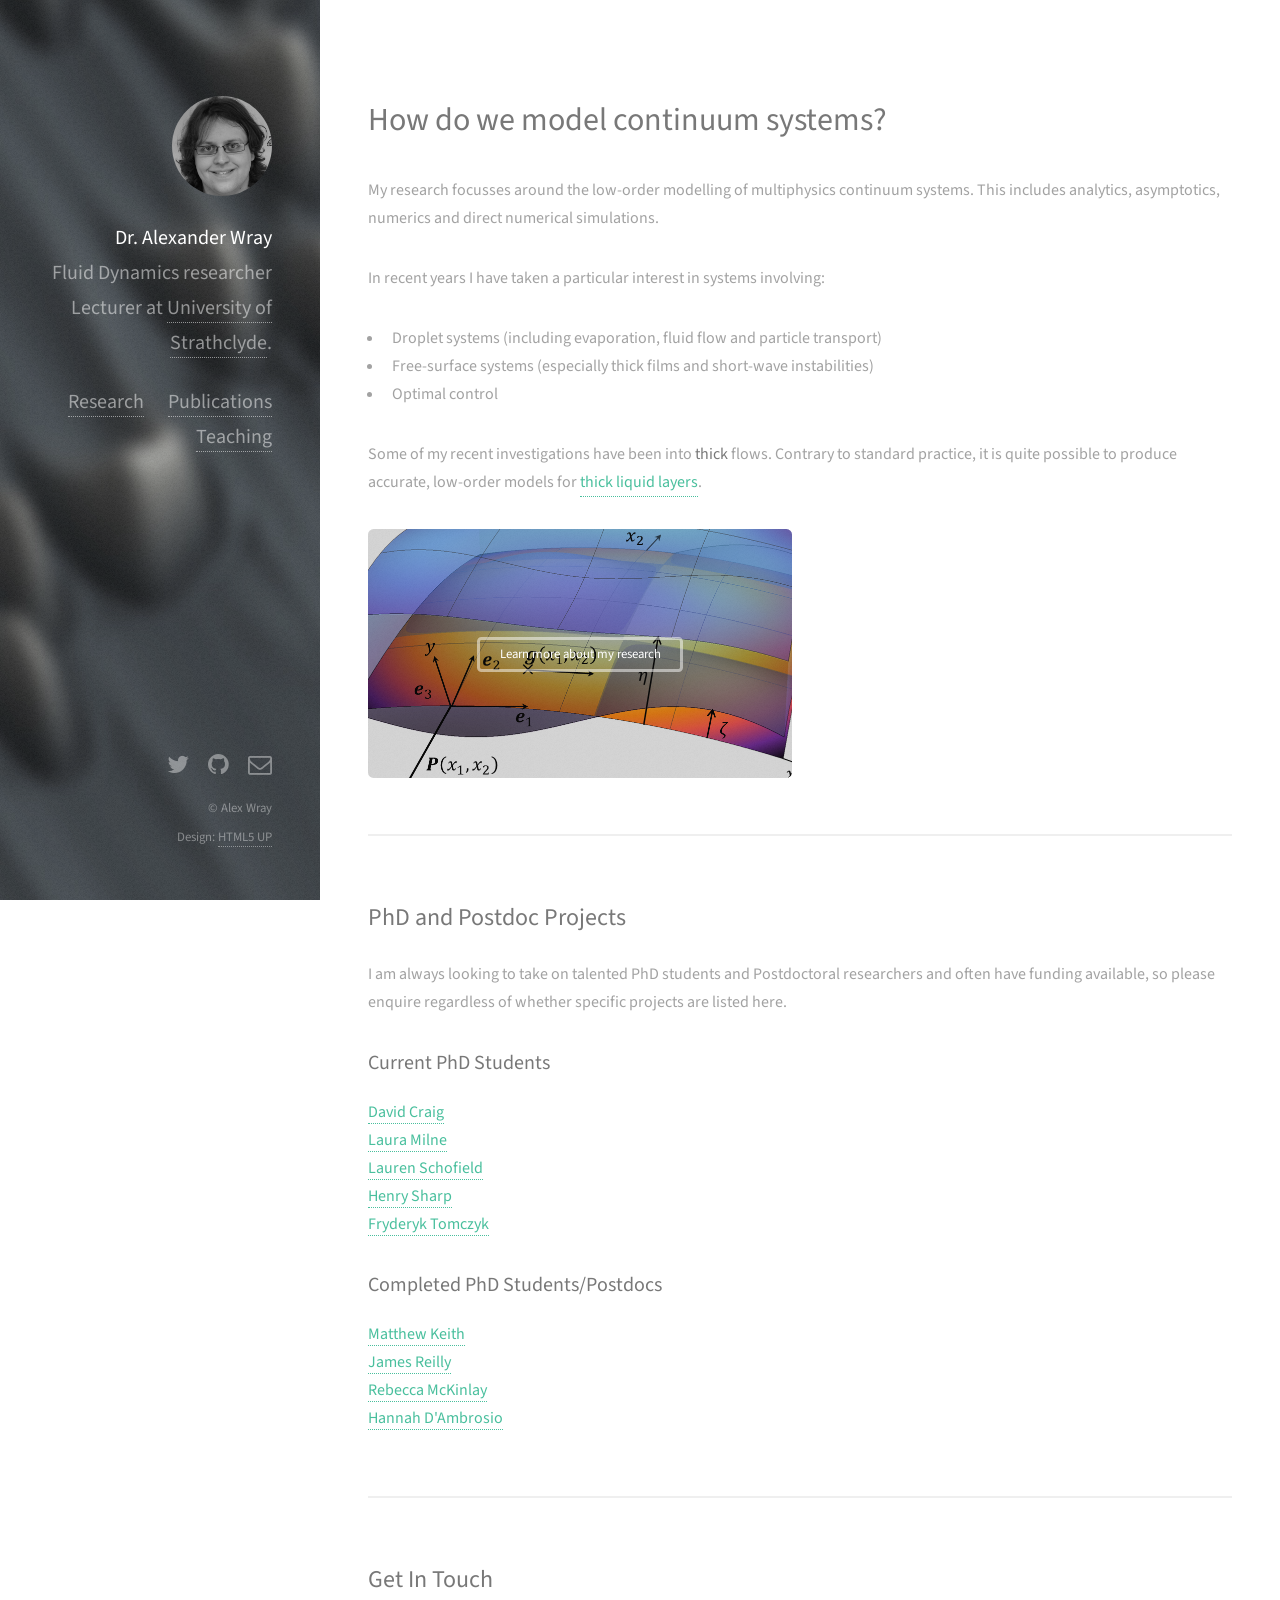
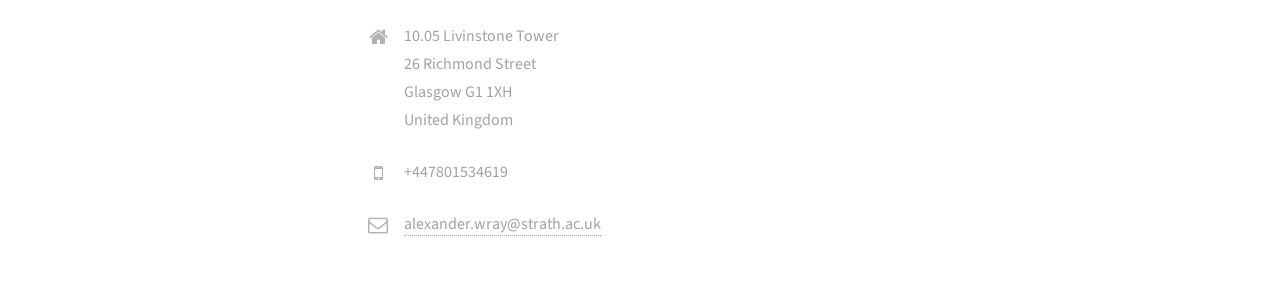
<file: index.html>
<!doctype html> <html> <head> <!-- Global site tag (gtag.js) - Google Analytics --> <script async src="https://www.googletagmanager.com/gtag/js?id=UA-129877048-1"></script> <script>window.dataLayer = window.dataLayer || [];
  function gtag(){dataLayer.push(arguments);}
  gtag('js', new Date());

  gtag('config', 'UA-129877048-1');</script> <meta charset="utf-8"> <title>Dr. Alexander Wray</title> <meta name="description" content=""> <meta name="viewport" content="width=device-width"> <!-- Place favicon.ico and apple-touch-icon.png in the root directory --> <link rel="stylesheet" href="styles/vendor.css"> <link rel="stylesheet" href="styles/main.css"> <!--<link rel="stylesheet" href="https://use.fontawesome.com/releases/v5.5.0/css/all.css" integrity="sha384-B4dIYHKNBt8Bc12p+WXckhzcICo0wtJAoU8YZTY5qE0Id1GSseTk6S+L3BlXeVIU" crossorigin="anonymous">--> </head> <body ng-app="newAngularApp" ng-controller="IndexCtrl as indexCtrl"> <!--[if lte IE 8]>
      <p class="browsehappy">You are using an <strong>outdated</strong> browser. Please <a href="http://browsehappy.com/">upgrade your browser</a> to improve your experience.</p>
    <![endif]--> <!-- Add your site or application content here --> <!--
    <div class="header">
      <div class="navbar navbar-default" role="navigation">
        <div class="container">
          <div class="navbar-header">

            <button type="button" class="navbar-toggle collapsed" data-toggle="collapse" data-target="#js-navbar-collapse">
              <span class="sr-only">Toggle navigation</span>
              <span class="icon-bar"></span>
              <span class="icon-bar"></span>
              <span class="icon-bar"></span>
            </button>

            <a class="navbar-brand" href="#/">newAngular</a>
          </div>

          <div class="collapse navbar-collapse" id="js-navbar-collapse">

            <ul class="nav navbar-nav">
              <li class="active"><a href="#/">Home</a></li>
              <li><a href="" ui-sref="about">About</a></li>
              <li><a ng-href="#/">Contact</a></li>
            </ul>
          </div>
        </div>
      </div>
    </div>

    <div class="container">
    <div 
            class="mainViewContainer"
            id="body" ui-view
            >
          
        </div>
    </div>

    <div class="footer">
      <div class="container">
        <p><span class="glyphicon glyphicon-heart"></span> from the Yeoman team test</p>
      </div>
    </div>
    --> <!-- Header --> <header id="header"> <div class="inner"> <a class="image avatar" href="" ui-sref="home"><img src="images/avatar.jpg" class="thumb" alt=""></a> <h1><strong>Dr. Alexander Wray</strong></h1> <h1>Fluid Dynamics researcher</h1> <h1>Lecturer at <a href="https://www.strath.ac.uk/">University of Strathclyde</a>.</h1> <p> <h1 class="sideContainer"> <div class="sideLinks"> <a href="" ui-sref="research" ng-class="indexCtrl.name=='research'?'activeLink':''">Research</a> </div> <div class="sideLinks"> <a href="" ui-sref="publications" ng-class="indexCtrl.name=='publications'?'activeLink':''">Publications</a> </div> <div class="sideLinks"> <a href="" ui-sref="teaching" ng-class="indexCtrl.name=='teaching'?'activeLink':''">Teaching</a> </div> </h1> </div> </header> <!-- Main --> <div id="main" class="mainViewContainer" ui-view> </div> <!-- Footer --> <footer id="footer"> <div class="inner"> <ul class="icons"> <li><a href="https://twitter.com/alexwwray" class="icon fa-twitter"><span class="label">Twitter</span></a></li> <li><a href="https://github.com/wrayal/" class="icon fa-github"><span class="label">Github</span></a></li> <li><a href="mailto:alexander.wray@strath.ac.uk" class="icon fa-envelope-o"><span class="label">Email</span></a></li> </ul> <ul class="copyright"> <li>&copy; Alex Wray</li><li>Design: <a href="http://html5up.net">HTML5 UP</a></li> </ul> </div> </footer> <!-- Google Analytics: change UA-XXXXX-X to be your site's ID --> <script>!function(A,n,g,u,l,a,r){A.GoogleAnalyticsObject=l,A[l]=A[l]||function(){
       (A[l].q=A[l].q||[]).push(arguments)},A[l].l=+new Date,a=n.createElement(g),
       r=n.getElementsByTagName(g)[0],a.src=u,r.parentNode.insertBefore(a,r)
       }(window,document,'script','https://www.google-analytics.com/analytics.js','ga');

       ga('create', 'UA-XXXXX-X');
       ga('send', 'pageview');</script> <script src="scripts/vendor.js"></script> <script src="scripts/scripts.js"></script> </body> </html>
</file>
<file: styles/main.css>
@import url("https://fonts.googleapis.com/css?family=Source+Sans+Pro:400,400italic");
.header,.jumbotron{border-bottom:1px solid #e5e5e5}.fa,.fa-stack,.tt{display:inline-block}.browsehappy{margin:.2em 0;background:#ccc;color:#000;padding:.2em 0}.footer,.header,.marketing{padding-left:15px;padding-right:15px}.header{margin-bottom:10px}.header h3{margin-top:0;margin-bottom:0;line-height:40px;padding-bottom:19px}.footer{padding-top:19px;color:#777;border-top:1px solid #e5e5e5}.container-narrow>hr{margin:30px 0}.jumbotron{text-align:center}.jumbotron .btn{font-size:21px;padding:14px 24px}.marketing{margin:40px 0}.marketing p+h4{margin-top:28px}@media screen and (min-width:768px){.container{max-width:730px}.footer,.header,.marketing{padding-left:0;padding-right:0}.header{margin-bottom:30px}.jumbotron{border-bottom:0}}@media screen and (min-width:1000px){.sideLinks{display:inline-block;text-align:right;padding-left:20px}.sideContainer{width:100%;float:right}}.fa-fw,.fa-li,.fa-stack-1x,.fa-stack-2x,.image.thumbWithText,.tt .ttt{text-align:center}@media screen and (max-width:1000px){.sideLinks{display:inline-block;padding-left:5px;padding-right:5px}.sideContainer{width:100%;float:center}}.activeLink{background-color:#a2a2a2;color:#828282!important}.fa-inverse,.tt .ttt{color:#fff}.tt{position:relative}.image.thumbWithText:after,.tt .ttt,.tt .ttt::after{left:50%;position:absolute}.tt .ttt{visibility:hidden;width:400px;background-color:#000;border-radius:6px;padding:5px;z-index:1;top:150%;margin-left:-200px}.tt .ttt::after{content:"";bottom:100%;margin-left:-5px;border-width:5px;border-style:solid;border-color:transparent transparent #000}.tt:hover .ttt{visibility:visible}.image.thumbWithText:after{transition:opacity .2s ease-in-out;border-radius:.35em;border:3px solid rgba(255,255,255,.5);color:#fff;content:'Learn more about my research';display:inline-block;font-size:.8em;font-weight:400;line-height:2.25em;margin:-1.25em 0 0 -8em;opacity:1;padding:0 1.5em;text-align:center;text-decoration:none;top:50%;white-space:nowrap}.fa.fa-pull-left,.fa.pull-left{margin-right:.3em}.image.thumbWithText:hover:after{opacity:1}.image.thumbWithText:hover:before{background:url(../../images/overlay.png),url(../../images/overlay.png);opacity:1}/*!
 *  Font Awesome 4.7.0 by @davegandy - http://fontawesome.io - @fontawesome
 *  License - http://fontawesome.io/license (Font: SIL OFL 1.1, CSS: MIT License)
 */@font-face{font-family:FontAwesome;src:url(../fonts/fontawesome-webfont.eot?v=4.7.0);src:url(../fonts/fontawesome-webfont.eot?#iefix&v=4.7.0) format('embedded-opentype'),url(../fonts/fontawesome-webfont.woff2?v=4.7.0) format('woff2'),url(../fonts/fontawesome-webfont.woff?v=4.7.0) format('woff'),url(../fonts/fontawesome-webfont.ttf?v=4.7.0) format('truetype'),url(../fonts/fontawesome-webfont.svg?v=4.7.0#fontawesomeregular) format('svg');font-weight:400;font-style:normal}.fa{font:normal normal normal 14px/1 FontAwesome;font-size:inherit;text-rendering:auto;-webkit-font-smoothing:antialiased;-moz-osx-font-smoothing:grayscale}.fa-lg{font-size:1.33333333em;line-height:.75em;vertical-align:-15%}.fa-2x{font-size:2em}.fa-3x{font-size:3em}.fa-4x{font-size:4em}.fa-5x{font-size:5em}.fa-fw{width:1.28571429em}.fa-ul{padding-left:0;margin-left:2.14285714em;list-style-type:none}.fa.fa-pull-right,.fa.pull-right{margin-left:.3em}.fa-ul>li{position:relative}.fa-li{position:absolute;left:-2.14285714em;width:2.14285714em;top:.14285714em}.fa-li.fa-lg{left:-1.85714286em}.fa-border{padding:.2em .25em .15em;border:.08em solid #eee;border-radius:.1em}.fa-pull-left{float:left}.fa-pull-right,.pull-right{float:right}.pull-left{float:left}.fa-spin{animation:fa-spin 2s infinite linear}.fa-pulse{animation:fa-spin 1s infinite steps(8)}@keyframes fa-spin{0%{transform:rotate(0)}100%{transform:rotate(359deg)}}.fa-rotate-90{-ms-filter:"progid:DXImageTransform.Microsoft.BasicImage(rotation=1)";transform:rotate(90deg)}.fa-rotate-180{-ms-filter:"progid:DXImageTransform.Microsoft.BasicImage(rotation=2)";transform:rotate(180deg)}.fa-rotate-270{-ms-filter:"progid:DXImageTransform.Microsoft.BasicImage(rotation=3)";transform:rotate(270deg)}.fa-flip-horizontal{-ms-filter:"progid:DXImageTransform.Microsoft.BasicImage(rotation=0, mirror=1)";transform:scale(-1,1)}.fa-flip-vertical{-ms-filter:"progid:DXImageTransform.Microsoft.BasicImage(rotation=2, mirror=1)";transform:scale(1,-1)}:root .fa-flip-horizontal,:root .fa-flip-vertical,:root .fa-rotate-180,:root .fa-rotate-270,:root .fa-rotate-90{filter:none}.fa-stack{position:relative;width:2em;height:2em;line-height:2em;vertical-align:middle}.fa-stack-1x,.fa-stack-2x{position:absolute;left:0;width:100%}.fa-stack-1x{line-height:inherit}.fa-stack-2x{font-size:2em}.fa-glass:before{content:"\f000"}.fa-music:before{content:"\f001"}.fa-search:before{content:"\f002"}.fa-envelope-o:before{content:"\f003"}.fa-heart:before{content:"\f004"}.fa-star:before{content:"\f005"}.fa-star-o:before{content:"\f006"}.fa-user:before{content:"\f007"}.fa-film:before{content:"\f008"}.fa-th-large:before{content:"\f009"}.fa-th:before{content:"\f00a"}.fa-th-list:before{content:"\f00b"}.fa-check:before{content:"\f00c"}.fa-close:before,.fa-remove:before,.fa-times:before{content:"\f00d"}.fa-search-plus:before{content:"\f00e"}.fa-search-minus:before{content:"\f010"}.fa-power-off:before{content:"\f011"}.fa-signal:before{content:"\f012"}.fa-cog:before,.fa-gear:before{content:"\f013"}.fa-trash-o:before{content:"\f014"}.fa-home:before{content:"\f015"}.fa-file-o:before{content:"\f016"}.fa-clock-o:before{content:"\f017"}.fa-road:before{content:"\f018"}.fa-download:before{content:"\f019"}.fa-arrow-circle-o-down:before{content:"\f01a"}.fa-arrow-circle-o-up:before{content:"\f01b"}.fa-inbox:before{content:"\f01c"}.fa-play-circle-o:before{content:"\f01d"}.fa-repeat:before,.fa-rotate-right:before{content:"\f01e"}.fa-refresh:before{content:"\f021"}.fa-list-alt:before{content:"\f022"}.fa-lock:before{content:"\f023"}.fa-flag:before{content:"\f024"}.fa-headphones:before{content:"\f025"}.fa-volume-off:before{content:"\f026"}.fa-volume-down:before{content:"\f027"}.fa-volume-up:before{content:"\f028"}.fa-qrcode:before{content:"\f029"}.fa-barcode:before{content:"\f02a"}.fa-tag:before{content:"\f02b"}.fa-tags:before{content:"\f02c"}.fa-book:before{content:"\f02d"}.fa-bookmark:before{content:"\f02e"}.fa-print:before{content:"\f02f"}.fa-camera:before{content:"\f030"}.fa-font:before{content:"\f031"}.fa-bold:before{content:"\f032"}.fa-italic:before{content:"\f033"}.fa-text-height:before{content:"\f034"}.fa-text-width:before{content:"\f035"}.fa-align-left:before{content:"\f036"}.fa-align-center:before{content:"\f037"}.fa-align-right:before{content:"\f038"}.fa-align-justify:before{content:"\f039"}.fa-list:before{content:"\f03a"}.fa-dedent:before,.fa-outdent:before{content:"\f03b"}.fa-indent:before{content:"\f03c"}.fa-video-camera:before{content:"\f03d"}.fa-image:before,.fa-photo:before,.fa-picture-o:before{content:"\f03e"}.fa-pencil:before{content:"\f040"}.fa-map-marker:before{content:"\f041"}.fa-adjust:before{content:"\f042"}.fa-tint:before{content:"\f043"}.fa-edit:before,.fa-pencil-square-o:before{content:"\f044"}.fa-share-square-o:before{content:"\f045"}.fa-check-square-o:before{content:"\f046"}.fa-arrows:before{content:"\f047"}.fa-step-backward:before{content:"\f048"}.fa-fast-backward:before{content:"\f049"}.fa-backward:before{content:"\f04a"}.fa-play:before{content:"\f04b"}.fa-pause:before{content:"\f04c"}.fa-stop:before{content:"\f04d"}.fa-forward:before{content:"\f04e"}.fa-fast-forward:before{content:"\f050"}.fa-step-forward:before{content:"\f051"}.fa-eject:before{content:"\f052"}.fa-chevron-left:before{content:"\f053"}.fa-chevron-right:before{content:"\f054"}.fa-plus-circle:before{content:"\f055"}.fa-minus-circle:before{content:"\f056"}.fa-times-circle:before{content:"\f057"}.fa-check-circle:before{content:"\f058"}.fa-question-circle:before{content:"\f059"}.fa-info-circle:before{content:"\f05a"}.fa-crosshairs:before{content:"\f05b"}.fa-times-circle-o:before{content:"\f05c"}.fa-check-circle-o:before{content:"\f05d"}.fa-ban:before{content:"\f05e"}.fa-arrow-left:before{content:"\f060"}.fa-arrow-right:before{content:"\f061"}.fa-arrow-up:before{content:"\f062"}.fa-arrow-down:before{content:"\f063"}.fa-mail-forward:before,.fa-share:before{content:"\f064"}.fa-expand:before{content:"\f065"}.fa-compress:before{content:"\f066"}.fa-plus:before{content:"\f067"}.fa-minus:before{content:"\f068"}.fa-asterisk:before{content:"\f069"}.fa-exclamation-circle:before{content:"\f06a"}.fa-gift:before{content:"\f06b"}.fa-leaf:before{content:"\f06c"}.fa-fire:before{content:"\f06d"}.fa-eye:before{content:"\f06e"}.fa-eye-slash:before{content:"\f070"}.fa-exclamation-triangle:before,.fa-warning:before{content:"\f071"}.fa-plane:before{content:"\f072"}.fa-calendar:before{content:"\f073"}.fa-random:before{content:"\f074"}.fa-comment:before{content:"\f075"}.fa-magnet:before{content:"\f076"}.fa-chevron-up:before{content:"\f077"}.fa-chevron-down:before{content:"\f078"}.fa-retweet:before{content:"\f079"}.fa-shopping-cart:before{content:"\f07a"}.fa-folder:before{content:"\f07b"}.fa-folder-open:before{content:"\f07c"}.fa-arrows-v:before{content:"\f07d"}.fa-arrows-h:before{content:"\f07e"}.fa-bar-chart-o:before,.fa-bar-chart:before{content:"\f080"}.fa-twitter-square:before{content:"\f081"}.fa-facebook-square:before{content:"\f082"}.fa-camera-retro:before{content:"\f083"}.fa-key:before{content:"\f084"}.fa-cogs:before,.fa-gears:before{content:"\f085"}.fa-comments:before{content:"\f086"}.fa-thumbs-o-up:before{content:"\f087"}.fa-thumbs-o-down:before{content:"\f088"}.fa-star-half:before{content:"\f089"}.fa-heart-o:before{content:"\f08a"}.fa-sign-out:before{content:"\f08b"}.fa-linkedin-square:before{content:"\f08c"}.fa-thumb-tack:before{content:"\f08d"}.fa-external-link:before{content:"\f08e"}.fa-sign-in:before{content:"\f090"}.fa-trophy:before{content:"\f091"}.fa-github-square:before{content:"\f092"}.fa-upload:before{content:"\f093"}.fa-lemon-o:before{content:"\f094"}.fa-phone:before{content:"\f095"}.fa-square-o:before{content:"\f096"}.fa-bookmark-o:before{content:"\f097"}.fa-phone-square:before{content:"\f098"}.fa-twitter:before{content:"\f099"}.fa-facebook-f:before,.fa-facebook:before{content:"\f09a"}.fa-github:before{content:"\f09b"}.fa-unlock:before{content:"\f09c"}.fa-credit-card:before{content:"\f09d"}.fa-feed:before,.fa-rss:before{content:"\f09e"}.fa-hdd-o:before{content:"\f0a0"}.fa-bullhorn:before{content:"\f0a1"}.fa-bell:before{content:"\f0f3"}.fa-certificate:before{content:"\f0a3"}.fa-hand-o-right:before{content:"\f0a4"}.fa-hand-o-left:before{content:"\f0a5"}.fa-hand-o-up:before{content:"\f0a6"}.fa-hand-o-down:before{content:"\f0a7"}.fa-arrow-circle-left:before{content:"\f0a8"}.fa-arrow-circle-right:before{content:"\f0a9"}.fa-arrow-circle-up:before{content:"\f0aa"}.fa-arrow-circle-down:before{content:"\f0ab"}.fa-globe:before{content:"\f0ac"}.fa-wrench:before{content:"\f0ad"}.fa-tasks:before{content:"\f0ae"}.fa-filter:before{content:"\f0b0"}.fa-briefcase:before{content:"\f0b1"}.fa-arrows-alt:before{content:"\f0b2"}.fa-group:before,.fa-users:before{content:"\f0c0"}.fa-chain:before,.fa-link:before{content:"\f0c1"}.fa-cloud:before{content:"\f0c2"}.fa-flask:before{content:"\f0c3"}.fa-cut:before,.fa-scissors:before{content:"\f0c4"}.fa-copy:before,.fa-files-o:before{content:"\f0c5"}.fa-paperclip:before{content:"\f0c6"}.fa-floppy-o:before,.fa-save:before{content:"\f0c7"}.fa-square:before{content:"\f0c8"}.fa-bars:before,.fa-navicon:before,.fa-reorder:before{content:"\f0c9"}.fa-list-ul:before{content:"\f0ca"}.fa-list-ol:before{content:"\f0cb"}.fa-strikethrough:before{content:"\f0cc"}.fa-underline:before{content:"\f0cd"}.fa-table:before{content:"\f0ce"}.fa-magic:before{content:"\f0d0"}.fa-truck:before{content:"\f0d1"}.fa-pinterest:before{content:"\f0d2"}.fa-pinterest-square:before{content:"\f0d3"}.fa-google-plus-square:before{content:"\f0d4"}.fa-google-plus:before{content:"\f0d5"}.fa-money:before{content:"\f0d6"}.fa-caret-down:before{content:"\f0d7"}.fa-caret-up:before{content:"\f0d8"}.fa-caret-left:before{content:"\f0d9"}.fa-caret-right:before{content:"\f0da"}.fa-columns:before{content:"\f0db"}.fa-sort:before,.fa-unsorted:before{content:"\f0dc"}.fa-sort-desc:before,.fa-sort-down:before{content:"\f0dd"}.fa-sort-asc:before,.fa-sort-up:before{content:"\f0de"}.fa-envelope:before{content:"\f0e0"}.fa-linkedin:before{content:"\f0e1"}.fa-rotate-left:before,.fa-undo:before{content:"\f0e2"}.fa-gavel:before,.fa-legal:before{content:"\f0e3"}.fa-dashboard:before,.fa-tachometer:before{content:"\f0e4"}.fa-comment-o:before{content:"\f0e5"}.fa-comments-o:before{content:"\f0e6"}.fa-bolt:before,.fa-flash:before{content:"\f0e7"}.fa-sitemap:before{content:"\f0e8"}.fa-umbrella:before{content:"\f0e9"}.fa-clipboard:before,.fa-paste:before{content:"\f0ea"}.fa-lightbulb-o:before{content:"\f0eb"}.fa-exchange:before{content:"\f0ec"}.fa-cloud-download:before{content:"\f0ed"}.fa-cloud-upload:before{content:"\f0ee"}.fa-user-md:before{content:"\f0f0"}.fa-stethoscope:before{content:"\f0f1"}.fa-suitcase:before{content:"\f0f2"}.fa-bell-o:before{content:"\f0a2"}.fa-coffee:before{content:"\f0f4"}.fa-cutlery:before{content:"\f0f5"}.fa-file-text-o:before{content:"\f0f6"}.fa-building-o:before{content:"\f0f7"}.fa-hospital-o:before{content:"\f0f8"}.fa-ambulance:before{content:"\f0f9"}.fa-medkit:before{content:"\f0fa"}.fa-fighter-jet:before{content:"\f0fb"}.fa-beer:before{content:"\f0fc"}.fa-h-square:before{content:"\f0fd"}.fa-plus-square:before{content:"\f0fe"}.fa-angle-double-left:before{content:"\f100"}.fa-angle-double-right:before{content:"\f101"}.fa-angle-double-up:before{content:"\f102"}.fa-angle-double-down:before{content:"\f103"}.fa-angle-left:before{content:"\f104"}.fa-angle-right:before{content:"\f105"}.fa-angle-up:before{content:"\f106"}.fa-angle-down:before{content:"\f107"}.fa-desktop:before{content:"\f108"}.fa-laptop:before{content:"\f109"}.fa-tablet:before{content:"\f10a"}.fa-mobile-phone:before,.fa-mobile:before{content:"\f10b"}.fa-circle-o:before{content:"\f10c"}.fa-quote-left:before{content:"\f10d"}.fa-quote-right:before{content:"\f10e"}.fa-spinner:before{content:"\f110"}.fa-circle:before{content:"\f111"}.fa-mail-reply:before,.fa-reply:before{content:"\f112"}.fa-github-alt:before{content:"\f113"}.fa-folder-o:before{content:"\f114"}.fa-folder-open-o:before{content:"\f115"}.fa-smile-o:before{content:"\f118"}.fa-frown-o:before{content:"\f119"}.fa-meh-o:before{content:"\f11a"}.fa-gamepad:before{content:"\f11b"}.fa-keyboard-o:before{content:"\f11c"}.fa-flag-o:before{content:"\f11d"}.fa-flag-checkered:before{content:"\f11e"}.fa-terminal:before{content:"\f120"}.fa-code:before{content:"\f121"}.fa-mail-reply-all:before,.fa-reply-all:before{content:"\f122"}.fa-star-half-empty:before,.fa-star-half-full:before,.fa-star-half-o:before{content:"\f123"}.fa-location-arrow:before{content:"\f124"}.fa-crop:before{content:"\f125"}.fa-code-fork:before{content:"\f126"}.fa-chain-broken:before,.fa-unlink:before{content:"\f127"}.fa-question:before{content:"\f128"}.fa-info:before{content:"\f129"}.fa-exclamation:before{content:"\f12a"}.fa-superscript:before{content:"\f12b"}.fa-subscript:before{content:"\f12c"}.fa-eraser:before{content:"\f12d"}.fa-puzzle-piece:before{content:"\f12e"}.fa-microphone:before{content:"\f130"}.fa-microphone-slash:before{content:"\f131"}.fa-shield:before{content:"\f132"}.fa-calendar-o:before{content:"\f133"}.fa-fire-extinguisher:before{content:"\f134"}.fa-rocket:before{content:"\f135"}.fa-maxcdn:before{content:"\f136"}.fa-chevron-circle-left:before{content:"\f137"}.fa-chevron-circle-right:before{content:"\f138"}.fa-chevron-circle-up:before{content:"\f139"}.fa-chevron-circle-down:before{content:"\f13a"}.fa-html5:before{content:"\f13b"}.fa-css3:before{content:"\f13c"}.fa-anchor:before{content:"\f13d"}.fa-unlock-alt:before{content:"\f13e"}.fa-bullseye:before{content:"\f140"}.fa-ellipsis-h:before{content:"\f141"}.fa-ellipsis-v:before{content:"\f142"}.fa-rss-square:before{content:"\f143"}.fa-play-circle:before{content:"\f144"}.fa-ticket:before{content:"\f145"}.fa-minus-square:before{content:"\f146"}.fa-minus-square-o:before{content:"\f147"}.fa-level-up:before{content:"\f148"}.fa-level-down:before{content:"\f149"}.fa-check-square:before{content:"\f14a"}.fa-pencil-square:before{content:"\f14b"}.fa-external-link-square:before{content:"\f14c"}.fa-share-square:before{content:"\f14d"}.fa-compass:before{content:"\f14e"}.fa-caret-square-o-down:before,.fa-toggle-down:before{content:"\f150"}.fa-caret-square-o-up:before,.fa-toggle-up:before{content:"\f151"}.fa-caret-square-o-right:before,.fa-toggle-right:before{content:"\f152"}.fa-eur:before,.fa-euro:before{content:"\f153"}.fa-gbp:before{content:"\f154"}.fa-dollar:before,.fa-usd:before{content:"\f155"}.fa-inr:before,.fa-rupee:before{content:"\f156"}.fa-cny:before,.fa-jpy:before,.fa-rmb:before,.fa-yen:before{content:"\f157"}.fa-rouble:before,.fa-rub:before,.fa-ruble:before{content:"\f158"}.fa-krw:before,.fa-won:before{content:"\f159"}.fa-bitcoin:before,.fa-btc:before{content:"\f15a"}.fa-file:before{content:"\f15b"}.fa-file-text:before{content:"\f15c"}.fa-sort-alpha-asc:before{content:"\f15d"}.fa-sort-alpha-desc:before{content:"\f15e"}.fa-sort-amount-asc:before{content:"\f160"}.fa-sort-amount-desc:before{content:"\f161"}.fa-sort-numeric-asc:before{content:"\f162"}.fa-sort-numeric-desc:before{content:"\f163"}.fa-thumbs-up:before{content:"\f164"}.fa-thumbs-down:before{content:"\f165"}.fa-youtube-square:before{content:"\f166"}.fa-youtube:before{content:"\f167"}.fa-xing:before{content:"\f168"}.fa-xing-square:before{content:"\f169"}.fa-youtube-play:before{content:"\f16a"}.fa-dropbox:before{content:"\f16b"}.fa-stack-overflow:before{content:"\f16c"}.fa-instagram:before{content:"\f16d"}.fa-flickr:before{content:"\f16e"}.fa-adn:before{content:"\f170"}.fa-bitbucket:before{content:"\f171"}.fa-bitbucket-square:before{content:"\f172"}.fa-tumblr:before{content:"\f173"}.fa-tumblr-square:before{content:"\f174"}.fa-long-arrow-down:before{content:"\f175"}.fa-long-arrow-up:before{content:"\f176"}.fa-long-arrow-left:before{content:"\f177"}.fa-long-arrow-right:before{content:"\f178"}.fa-apple:before{content:"\f179"}.fa-windows:before{content:"\f17a"}.fa-android:before{content:"\f17b"}.fa-linux:before{content:"\f17c"}.fa-dribbble:before{content:"\f17d"}.fa-skype:before{content:"\f17e"}.fa-foursquare:before{content:"\f180"}.fa-trello:before{content:"\f181"}.fa-female:before{content:"\f182"}.fa-male:before{content:"\f183"}.fa-gittip:before,.fa-gratipay:before{content:"\f184"}.fa-sun-o:before{content:"\f185"}.fa-moon-o:before{content:"\f186"}.fa-archive:before{content:"\f187"}.fa-bug:before{content:"\f188"}.fa-vk:before{content:"\f189"}.fa-weibo:before{content:"\f18a"}.fa-renren:before{content:"\f18b"}.fa-pagelines:before{content:"\f18c"}.fa-stack-exchange:before{content:"\f18d"}.fa-arrow-circle-o-right:before{content:"\f18e"}.fa-arrow-circle-o-left:before{content:"\f190"}.fa-caret-square-o-left:before,.fa-toggle-left:before{content:"\f191"}.fa-dot-circle-o:before{content:"\f192"}.fa-wheelchair:before{content:"\f193"}.fa-vimeo-square:before{content:"\f194"}.fa-try:before,.fa-turkish-lira:before{content:"\f195"}.fa-plus-square-o:before{content:"\f196"}.fa-space-shuttle:before{content:"\f197"}.fa-slack:before{content:"\f198"}.fa-envelope-square:before{content:"\f199"}.fa-wordpress:before{content:"\f19a"}.fa-openid:before{content:"\f19b"}.fa-bank:before,.fa-institution:before,.fa-university:before{content:"\f19c"}.fa-graduation-cap:before,.fa-mortar-board:before{content:"\f19d"}.fa-yahoo:before{content:"\f19e"}.fa-google:before{content:"\f1a0"}.fa-reddit:before{content:"\f1a1"}.fa-reddit-square:before{content:"\f1a2"}.fa-stumbleupon-circle:before{content:"\f1a3"}.fa-stumbleupon:before{content:"\f1a4"}.fa-delicious:before{content:"\f1a5"}.fa-digg:before{content:"\f1a6"}.fa-pied-piper-pp:before{content:"\f1a7"}.fa-pied-piper-alt:before{content:"\f1a8"}.fa-drupal:before{content:"\f1a9"}.fa-joomla:before{content:"\f1aa"}.fa-language:before{content:"\f1ab"}.fa-fax:before{content:"\f1ac"}.fa-building:before{content:"\f1ad"}.fa-child:before{content:"\f1ae"}.fa-paw:before{content:"\f1b0"}.fa-spoon:before{content:"\f1b1"}.fa-cube:before{content:"\f1b2"}.fa-cubes:before{content:"\f1b3"}.fa-behance:before{content:"\f1b4"}.fa-behance-square:before{content:"\f1b5"}.fa-steam:before{content:"\f1b6"}.fa-steam-square:before{content:"\f1b7"}.fa-recycle:before{content:"\f1b8"}.fa-automobile:before,.fa-car:before{content:"\f1b9"}.fa-cab:before,.fa-taxi:before{content:"\f1ba"}.fa-tree:before{content:"\f1bb"}.fa-spotify:before{content:"\f1bc"}.fa-deviantart:before{content:"\f1bd"}.fa-soundcloud:before{content:"\f1be"}.fa-database:before{content:"\f1c0"}.fa-file-pdf-o:before{content:"\f1c1"}.fa-file-word-o:before{content:"\f1c2"}.fa-file-excel-o:before{content:"\f1c3"}.fa-file-powerpoint-o:before{content:"\f1c4"}.fa-file-image-o:before,.fa-file-photo-o:before,.fa-file-picture-o:before{content:"\f1c5"}.fa-file-archive-o:before,.fa-file-zip-o:before{content:"\f1c6"}.fa-file-audio-o:before,.fa-file-sound-o:before{content:"\f1c7"}.fa-file-movie-o:before,.fa-file-video-o:before{content:"\f1c8"}.fa-file-code-o:before{content:"\f1c9"}.fa-vine:before{content:"\f1ca"}.fa-codepen:before{content:"\f1cb"}.fa-jsfiddle:before{content:"\f1cc"}.fa-life-bouy:before,.fa-life-buoy:before,.fa-life-ring:before,.fa-life-saver:before,.fa-support:before{content:"\f1cd"}.fa-circle-o-notch:before{content:"\f1ce"}.fa-ra:before,.fa-rebel:before,.fa-resistance:before{content:"\f1d0"}.fa-empire:before,.fa-ge:before{content:"\f1d1"}.fa-git-square:before{content:"\f1d2"}.fa-git:before{content:"\f1d3"}.fa-hacker-news:before,.fa-y-combinator-square:before,.fa-yc-square:before{content:"\f1d4"}.fa-tencent-weibo:before{content:"\f1d5"}.fa-qq:before{content:"\f1d6"}.fa-wechat:before,.fa-weixin:before{content:"\f1d7"}.fa-paper-plane:before,.fa-send:before{content:"\f1d8"}.fa-paper-plane-o:before,.fa-send-o:before{content:"\f1d9"}.fa-history:before{content:"\f1da"}.fa-circle-thin:before{content:"\f1db"}.fa-header:before{content:"\f1dc"}.fa-paragraph:before{content:"\f1dd"}.fa-sliders:before{content:"\f1de"}.fa-share-alt:before{content:"\f1e0"}.fa-share-alt-square:before{content:"\f1e1"}.fa-bomb:before{content:"\f1e2"}.fa-futbol-o:before,.fa-soccer-ball-o:before{content:"\f1e3"}.fa-tty:before{content:"\f1e4"}.fa-binoculars:before{content:"\f1e5"}.fa-plug:before{content:"\f1e6"}.fa-slideshare:before{content:"\f1e7"}.fa-twitch:before{content:"\f1e8"}.fa-yelp:before{content:"\f1e9"}.fa-newspaper-o:before{content:"\f1ea"}.fa-wifi:before{content:"\f1eb"}.fa-calculator:before{content:"\f1ec"}.fa-paypal:before{content:"\f1ed"}.fa-google-wallet:before{content:"\f1ee"}.fa-cc-visa:before{content:"\f1f0"}.fa-cc-mastercard:before{content:"\f1f1"}.fa-cc-discover:before{content:"\f1f2"}.fa-cc-amex:before{content:"\f1f3"}.fa-cc-paypal:before{content:"\f1f4"}.fa-cc-stripe:before{content:"\f1f5"}.fa-bell-slash:before{content:"\f1f6"}.fa-bell-slash-o:before{content:"\f1f7"}.fa-trash:before{content:"\f1f8"}.fa-copyright:before{content:"\f1f9"}.fa-at:before{content:"\f1fa"}.fa-eyedropper:before{content:"\f1fb"}.fa-paint-brush:before{content:"\f1fc"}.fa-birthday-cake:before{content:"\f1fd"}.fa-area-chart:before{content:"\f1fe"}.fa-pie-chart:before{content:"\f200"}.fa-line-chart:before{content:"\f201"}.fa-lastfm:before{content:"\f202"}.fa-lastfm-square:before{content:"\f203"}.fa-toggle-off:before{content:"\f204"}.fa-toggle-on:before{content:"\f205"}.fa-bicycle:before{content:"\f206"}.fa-bus:before{content:"\f207"}.fa-ioxhost:before{content:"\f208"}.fa-angellist:before{content:"\f209"}.fa-cc:before{content:"\f20a"}.fa-ils:before,.fa-shekel:before,.fa-sheqel:before{content:"\f20b"}.fa-meanpath:before{content:"\f20c"}.fa-buysellads:before{content:"\f20d"}.fa-connectdevelop:before{content:"\f20e"}.fa-dashcube:before{content:"\f210"}.fa-forumbee:before{content:"\f211"}.fa-leanpub:before{content:"\f212"}.fa-sellsy:before{content:"\f213"}.fa-shirtsinbulk:before{content:"\f214"}.fa-simplybuilt:before{content:"\f215"}.fa-skyatlas:before{content:"\f216"}.fa-cart-plus:before{content:"\f217"}.fa-cart-arrow-down:before{content:"\f218"}.fa-diamond:before{content:"\f219"}.fa-ship:before{content:"\f21a"}.fa-user-secret:before{content:"\f21b"}.fa-motorcycle:before{content:"\f21c"}.fa-street-view:before{content:"\f21d"}.fa-heartbeat:before{content:"\f21e"}.fa-venus:before{content:"\f221"}.fa-mars:before{content:"\f222"}.fa-mercury:before{content:"\f223"}.fa-intersex:before,.fa-transgender:before{content:"\f224"}.fa-transgender-alt:before{content:"\f225"}.fa-venus-double:before{content:"\f226"}.fa-mars-double:before{content:"\f227"}.fa-venus-mars:before{content:"\f228"}.fa-mars-stroke:before{content:"\f229"}.fa-mars-stroke-v:before{content:"\f22a"}.fa-mars-stroke-h:before{content:"\f22b"}.fa-neuter:before{content:"\f22c"}.fa-genderless:before{content:"\f22d"}.fa-facebook-official:before{content:"\f230"}.fa-pinterest-p:before{content:"\f231"}.fa-whatsapp:before{content:"\f232"}.fa-server:before{content:"\f233"}.fa-user-plus:before{content:"\f234"}.fa-user-times:before{content:"\f235"}.fa-bed:before,.fa-hotel:before{content:"\f236"}.fa-viacoin:before{content:"\f237"}.fa-train:before{content:"\f238"}.fa-subway:before{content:"\f239"}.fa-medium:before{content:"\f23a"}.fa-y-combinator:before,.fa-yc:before{content:"\f23b"}.fa-optin-monster:before{content:"\f23c"}.fa-opencart:before{content:"\f23d"}.fa-expeditedssl:before{content:"\f23e"}.fa-battery-4:before,.fa-battery-full:before,.fa-battery:before{content:"\f240"}.fa-battery-3:before,.fa-battery-three-quarters:before{content:"\f241"}.fa-battery-2:before,.fa-battery-half:before{content:"\f242"}.fa-battery-1:before,.fa-battery-quarter:before{content:"\f243"}.fa-battery-0:before,.fa-battery-empty:before{content:"\f244"}.fa-mouse-pointer:before{content:"\f245"}.fa-i-cursor:before{content:"\f246"}.fa-object-group:before{content:"\f247"}.fa-object-ungroup:before{content:"\f248"}.fa-sticky-note:before{content:"\f249"}.fa-sticky-note-o:before{content:"\f24a"}.fa-cc-jcb:before{content:"\f24b"}.fa-cc-diners-club:before{content:"\f24c"}.fa-clone:before{content:"\f24d"}.fa-balance-scale:before{content:"\f24e"}.fa-hourglass-o:before{content:"\f250"}.fa-hourglass-1:before,.fa-hourglass-start:before{content:"\f251"}.fa-hourglass-2:before,.fa-hourglass-half:before{content:"\f252"}.fa-hourglass-3:before,.fa-hourglass-end:before{content:"\f253"}.fa-hourglass:before{content:"\f254"}.fa-hand-grab-o:before,.fa-hand-rock-o:before{content:"\f255"}.fa-hand-paper-o:before,.fa-hand-stop-o:before{content:"\f256"}.fa-hand-scissors-o:before{content:"\f257"}.fa-hand-lizard-o:before{content:"\f258"}.fa-hand-spock-o:before{content:"\f259"}.fa-hand-pointer-o:before{content:"\f25a"}.fa-hand-peace-o:before{content:"\f25b"}.fa-trademark:before{content:"\f25c"}.fa-registered:before{content:"\f25d"}.fa-creative-commons:before{content:"\f25e"}.fa-gg:before{content:"\f260"}.fa-gg-circle:before{content:"\f261"}.fa-tripadvisor:before{content:"\f262"}.fa-odnoklassniki:before{content:"\f263"}.fa-odnoklassniki-square:before{content:"\f264"}.fa-get-pocket:before{content:"\f265"}.fa-wikipedia-w:before{content:"\f266"}.fa-safari:before{content:"\f267"}.fa-chrome:before{content:"\f268"}.fa-firefox:before{content:"\f269"}.fa-opera:before{content:"\f26a"}.fa-internet-explorer:before{content:"\f26b"}.fa-television:before,.fa-tv:before{content:"\f26c"}.fa-contao:before{content:"\f26d"}.fa-500px:before{content:"\f26e"}.fa-amazon:before{content:"\f270"}.fa-calendar-plus-o:before{content:"\f271"}.fa-calendar-minus-o:before{content:"\f272"}.fa-calendar-times-o:before{content:"\f273"}.fa-calendar-check-o:before{content:"\f274"}.fa-industry:before{content:"\f275"}.fa-map-pin:before{content:"\f276"}.fa-map-signs:before{content:"\f277"}.fa-map-o:before{content:"\f278"}.fa-map:before{content:"\f279"}.fa-commenting:before{content:"\f27a"}.fa-commenting-o:before{content:"\f27b"}.fa-houzz:before{content:"\f27c"}.fa-vimeo:before{content:"\f27d"}.fa-black-tie:before{content:"\f27e"}.fa-fonticons:before{content:"\f280"}.fa-reddit-alien:before{content:"\f281"}.fa-edge:before{content:"\f282"}.fa-credit-card-alt:before{content:"\f283"}.fa-codiepie:before{content:"\f284"}.fa-modx:before{content:"\f285"}.fa-fort-awesome:before{content:"\f286"}.fa-usb:before{content:"\f287"}.fa-product-hunt:before{content:"\f288"}.fa-mixcloud:before{content:"\f289"}.fa-scribd:before{content:"\f28a"}.fa-pause-circle:before{content:"\f28b"}.fa-pause-circle-o:before{content:"\f28c"}.fa-stop-circle:before{content:"\f28d"}.fa-stop-circle-o:before{content:"\f28e"}.fa-shopping-bag:before{content:"\f290"}.fa-shopping-basket:before{content:"\f291"}.fa-hashtag:before{content:"\f292"}.fa-bluetooth:before{content:"\f293"}.fa-bluetooth-b:before{content:"\f294"}.fa-percent:before{content:"\f295"}.fa-gitlab:before{content:"\f296"}.fa-wpbeginner:before{content:"\f297"}.fa-wpforms:before{content:"\f298"}.fa-envira:before{content:"\f299"}.fa-universal-access:before{content:"\f29a"}.fa-wheelchair-alt:before{content:"\f29b"}.fa-question-circle-o:before{content:"\f29c"}.fa-blind:before{content:"\f29d"}.fa-audio-description:before{content:"\f29e"}.fa-volume-control-phone:before{content:"\f2a0"}.fa-braille:before{content:"\f2a1"}.fa-assistive-listening-systems:before{content:"\f2a2"}.fa-american-sign-language-interpreting:before,.fa-asl-interpreting:before{content:"\f2a3"}.fa-deaf:before,.fa-deafness:before,.fa-hard-of-hearing:before{content:"\f2a4"}.fa-glide:before{content:"\f2a5"}.fa-glide-g:before{content:"\f2a6"}.fa-sign-language:before,.fa-signing:before{content:"\f2a7"}.fa-low-vision:before{content:"\f2a8"}.fa-viadeo:before{content:"\f2a9"}.fa-viadeo-square:before{content:"\f2aa"}.fa-snapchat:before{content:"\f2ab"}.fa-snapchat-ghost:before{content:"\f2ac"}.fa-snapchat-square:before{content:"\f2ad"}.fa-pied-piper:before{content:"\f2ae"}.fa-first-order:before{content:"\f2b0"}.fa-yoast:before{content:"\f2b1"}.fa-themeisle:before{content:"\f2b2"}.fa-google-plus-circle:before,.fa-google-plus-official:before{content:"\f2b3"}.fa-fa:before,.fa-font-awesome:before{content:"\f2b4"}.fa-handshake-o:before{content:"\f2b5"}.fa-envelope-open:before{content:"\f2b6"}.fa-envelope-open-o:before{content:"\f2b7"}.fa-linode:before{content:"\f2b8"}.fa-address-book:before{content:"\f2b9"}.fa-address-book-o:before{content:"\f2ba"}.fa-address-card:before,.fa-vcard:before{content:"\f2bb"}.fa-address-card-o:before,.fa-vcard-o:before{content:"\f2bc"}.fa-user-circle:before{content:"\f2bd"}.fa-user-circle-o:before{content:"\f2be"}.fa-user-o:before{content:"\f2c0"}.fa-id-badge:before{content:"\f2c1"}.fa-drivers-license:before,.fa-id-card:before{content:"\f2c2"}.fa-drivers-license-o:before,.fa-id-card-o:before{content:"\f2c3"}.fa-quora:before{content:"\f2c4"}.fa-free-code-camp:before{content:"\f2c5"}.fa-telegram:before{content:"\f2c6"}.fa-thermometer-4:before,.fa-thermometer-full:before,.fa-thermometer:before{content:"\f2c7"}.fa-thermometer-3:before,.fa-thermometer-three-quarters:before{content:"\f2c8"}.fa-thermometer-2:before,.fa-thermometer-half:before{content:"\f2c9"}.fa-thermometer-1:before,.fa-thermometer-quarter:before{content:"\f2ca"}.fa-thermometer-0:before,.fa-thermometer-empty:before{content:"\f2cb"}.fa-shower:before{content:"\f2cc"}.fa-bath:before,.fa-bathtub:before,.fa-s15:before{content:"\f2cd"}.fa-podcast:before{content:"\f2ce"}.fa-window-maximize:before{content:"\f2d0"}.fa-window-minimize:before{content:"\f2d1"}.fa-window-restore:before{content:"\f2d2"}.fa-times-rectangle:before,.fa-window-close:before{content:"\f2d3"}.fa-times-rectangle-o:before,.fa-window-close-o:before{content:"\f2d4"}.fa-bandcamp:before{content:"\f2d5"}.fa-grav:before{content:"\f2d6"}.fa-etsy:before{content:"\f2d7"}.fa-imdb:before{content:"\f2d8"}.fa-ravelry:before{content:"\f2d9"}.fa-eercast:before{content:"\f2da"}.fa-microchip:before{content:"\f2db"}.fa-snowflake-o:before{content:"\f2dc"}.fa-superpowers:before{content:"\f2dd"}.fa-wpexplorer:before{content:"\f2de"}.fa-meetup:before{content:"\f2e0"}.sr-only{position:absolute;width:1px;height:1px;padding:0;margin:-1px;overflow:hidden;clip:rect(0,0,0,0);border:0}.sr-only-focusable:active,.sr-only-focusable:focus{position:static;width:auto;height:auto;margin:0;overflow:visible;clip:auto}.table-wrapper,pre{-webkit-overflow-scrolling:touch}a,abbr,acronym,address,applet,article,aside,audio,b,big,blockquote,body,canvas,caption,center,cite,code,dd,del,details,dfn,div,dl,dt,em,embed,fieldset,figcaption,figure,footer,form,h1,h2,h3,h4,h5,h6,header,hgroup,html,i,iframe,img,ins,kbd,label,legend,li,mark,menu,nav,object,ol,output,p,pre,q,ruby,s,samp,section,small,span,strike,strong,sub,summary,sup,table,tbody,td,tfoot,th,thead,time,tr,tt,u,ul,var,video{margin:0;padding:0;border:0;font:inherit;vertical-align:baseline}h1,h2,h3,h4,h5,h6{line-height:1.5em}blockquote,em,i{font-style:italic}article,aside,details,figcaption,figure,footer,header,hgroup,menu,nav,section{display:block}blockquote,q{quotes:none}blockquote:after,blockquote:before,q:after,q:before{content:'';content:none}body{-webkit-text-size-adjust:none;background:#fff}mark{background-color:transparent;color:inherit}input::-moz-focus-inner{border:0;padding:0}input,select,textarea{-moz-appearance:none;-webkit-appearance:none;-ms-appearance:none;appearance:none}html{box-sizing:border-box}*,:after,:before{box-sizing:inherit}.row,.row>*{box-sizing:border-box}body.is-preload *,body.is-preload :after,body.is-preload :before{animation:none!important;transition:none!important}body,input,select,textarea{color:#a2a2a2;font-family:"Source Sans Pro",Helvetica,sans-serif;font-size:16pt;font-weight:400;line-height:1.75em}a{transition:color .2s ease-in-out,border-color .2s ease-in-out;border-bottom:dotted 1px;color:#49bf9d;text-decoration:none}a:hover{border-bottom-color:transparent;color:#49bf9d!important;text-decoration:none}b,strong{color:#787878;font-weight:400}p{margin:0 0 2em}h1,h2,h3,h4,h5,h6{color:#787878;font-weight:400;margin:0 0 1em}h1 a,h2 a,h3 a,h4 a,h5 a,h6 a{color:inherit;text-decoration:none}h1{font-size:2em}h2{font-size:1.5em}h3{font-size:1.25em}h4{font-size:1.1em}h5{font-size:.9em}h6{font-size:.7em}sub,sup{font-size:.8em;position:relative}sub{top:.5em}sup{top:-.5em}code,pre{font-family:"Courier New",monospace;font-size:.9em}hr{border:0;border-bottom:solid 2px #efefef;margin:2em 0}hr.major{margin:3em 0}blockquote,pre{margin:0 0 2em}blockquote{border-left:solid 6px #efefef;padding:.5em 0 .5em 1.5em}code{background:#f7f7f7;border-radius:.35em;border:2px solid #efefef;margin:0 .25em;padding:.25em .65em}.icon:before,.poptrox-popup .closer:before,.poptrox-popup .loader:before,.poptrox-popup .nav-next:before,.poptrox-popup .nav-previous:before,input[type=checkbox]+label:before,input[type=radio]+label:before{-moz-osx-font-smoothing:grayscale;-webkit-font-smoothing:antialiased;font-family:FontAwesome;font-style:normal;font-weight:400;text-transform:none!important}pre code{display:block;line-height:1.75em;padding:1em 1.5em;overflow-x:auto}.align-left{text-align:left}.align-center{text-align:center}.align-right{text-align:right}.image.thumb,.image.thumb:after,article.special,section.special,ul.labeled-icons li h3{text-align:center}.container{margin:0 auto;max-width:calc(100% - 4em);width:100%}.row.gtr-0,.row.gtr-0.gtr-uniform,.row.gtr-25{margin-top:0}.container.xsmall{width:25%}.container.small{width:50%}.container.medium{width:75%}.container.large{width:125%}.container.xlarge{width:150%}.container.max{width:100%}@media screen and (max-width:980px){.container{width:100%!important;max-width:100%!important}}.row{display:flex;flex-wrap:wrap;align-items:stretch}.row.gtr-uniform>*>:last-child{margin-bottom:0}.row.aln-left{justify-content:flex-start}.row.aln-center{justify-content:center}.row.aln-right{justify-content:flex-end}.row.aln-top{align-items:flex-start}.row.aln-middle{align-items:center}.row.aln-bottom{align-items:flex-end}.row>.imp{order:-1}.row>.col-1{width:8.3333333333%}.row>.off-1{margin-left:8.3333333333%}.row>.col-2{width:16.6666666667%}.row>.off-2{margin-left:16.6666666667%}.row>.col-3{width:25%}.row>.off-3{margin-left:25%}.row>.col-4{width:33.3333333333%}.row>.off-4{margin-left:33.3333333333%}.row>.col-5{width:41.6666666667%}.row>.off-5{margin-left:41.6666666667%}.row>.col-6{width:50%}.row>.off-6{margin-left:50%}.row>.col-7{width:58.3333333333%}.row>.off-7{margin-left:58.3333333333%}.row>.col-8{width:66.6666666667%}.row>.off-8{margin-left:66.6666666667%}.row>.col-9{width:75%}.row>.off-9{margin-left:75%}.row>.col-10{width:83.3333333333%}.row>.off-10{margin-left:83.3333333333%}.row>.col-11{width:91.6666666667%}.row>.off-11{margin-left:91.6666666667%}.row>.col-12{width:100%}.row>.off-12{margin-left:100%}.row.gtr-0{margin-left:0}.row.gtr-0>*{padding:0}.row.gtr-0.gtr-uniform>*{padding-top:0}.row.gtr-25{margin-left:-.625em}.row.gtr-25>*{padding:0 0 0 .625em}.row.gtr-25.gtr-uniform{margin-top:-.625em}.row.gtr-25.gtr-uniform>*{padding-top:.625em}.row.gtr-50{margin-top:0;margin-left:-1.25em}.row.gtr-50>*{padding:0 0 0 1.25em}.row.gtr-50.gtr-uniform{margin-top:-1.25em}.row.gtr-50.gtr-uniform>*{padding-top:1.25em}.row{margin-top:0;margin-left:-2.5em}.row>*{padding:0 0 0 2.5em}.row.gtr-uniform{margin-top:-2.5em}.row.gtr-uniform>*{padding-top:2.5em}.row.gtr-150{margin-top:0;margin-left:-3.75em}.row.gtr-150>*{padding:0 0 0 3.75em}.row.gtr-150.gtr-uniform{margin-top:-3.75em}.row.gtr-150.gtr-uniform>*{padding-top:3.75em}.row.gtr-200{margin-top:0;margin-left:-5em}.row.gtr-200>*{padding:0 0 0 5em}.row.gtr-200.gtr-uniform{margin-top:-5em}.row.gtr-200.gtr-uniform>*{padding-top:5em}@media screen and (max-width:1800px){.row.gtr-0,.row.gtr-0.gtr-uniform,.row.gtr-25{margin-top:0}.row,.row>*{box-sizing:border-box}.row{display:flex;flex-wrap:wrap;align-items:stretch}.row.gtr-uniform>*>:last-child{margin-bottom:0}.row.aln-left{justify-content:flex-start}.row.aln-center{justify-content:center}.row.aln-right{justify-content:flex-end}.row.aln-top{align-items:flex-start}.row.aln-middle{align-items:center}.row.aln-bottom{align-items:flex-end}.row>.imp-xlarge{order:-1}.row>.col-1-xlarge{width:8.3333333333%}.row>.off-1-xlarge{margin-left:8.3333333333%}.row>.col-2-xlarge{width:16.6666666667%}.row>.off-2-xlarge{margin-left:16.6666666667%}.row>.col-3-xlarge{width:25%}.row>.off-3-xlarge{margin-left:25%}.row>.col-4-xlarge{width:33.3333333333%}.row>.off-4-xlarge{margin-left:33.3333333333%}.row>.col-5-xlarge{width:41.6666666667%}.row>.off-5-xlarge{margin-left:41.6666666667%}.row>.col-6-xlarge{width:50%}.row>.off-6-xlarge{margin-left:50%}.row>.col-7-xlarge{width:58.3333333333%}.row>.off-7-xlarge{margin-left:58.3333333333%}.row>.col-8-xlarge{width:66.6666666667%}.row>.off-8-xlarge{margin-left:66.6666666667%}.row>.col-9-xlarge{width:75%}.row>.off-9-xlarge{margin-left:75%}.row>.col-10-xlarge{width:83.3333333333%}.row>.off-10-xlarge{margin-left:83.3333333333%}.row>.col-11-xlarge{width:91.6666666667%}.row>.off-11-xlarge{margin-left:91.6666666667%}.row>.col-12-xlarge{width:100%}.row>.off-12-xlarge{margin-left:100%}.row.gtr-0{margin-left:0}.row.gtr-0>*{padding:0}.row.gtr-0.gtr-uniform>*{padding-top:0}.row.gtr-25{margin-left:-.625em}.row.gtr-25>*{padding:0 0 0 .625em}.row.gtr-25.gtr-uniform{margin-top:-.625em}.row.gtr-25.gtr-uniform>*{padding-top:.625em}.row.gtr-50{margin-top:0;margin-left:-1.25em}.row.gtr-50>*{padding:0 0 0 1.25em}.row.gtr-50.gtr-uniform{margin-top:-1.25em}.row.gtr-50.gtr-uniform>*{padding-top:1.25em}.row{margin-top:0;margin-left:-2.5em}.row>*{padding:0 0 0 2.5em}.row.gtr-uniform{margin-top:-2.5em}.row.gtr-uniform>*{padding-top:2.5em}.row.gtr-150{margin-top:0;margin-left:-3.75em}.row.gtr-150>*{padding:0 0 0 3.75em}.row.gtr-150.gtr-uniform{margin-top:-3.75em}.row.gtr-150.gtr-uniform>*{padding-top:3.75em}.row.gtr-200{margin-top:0;margin-left:-5em}.row.gtr-200>*{padding:0 0 0 5em}.row.gtr-200.gtr-uniform{margin-top:-5em}.row.gtr-200.gtr-uniform>*{padding-top:5em}}@media screen and (max-width:1280px){.row.gtr-0,.row.gtr-0.gtr-uniform,.row.gtr-25{margin-top:0}.row,.row>*{box-sizing:border-box}.row{display:flex;flex-wrap:wrap;align-items:stretch}.row.gtr-uniform>*>:last-child{margin-bottom:0}.row.aln-left{justify-content:flex-start}.row.aln-center{justify-content:center}.row.aln-right{justify-content:flex-end}.row.aln-top{align-items:flex-start}.row.aln-middle{align-items:center}.row.aln-bottom{align-items:flex-end}.row>.imp-large{order:-1}.row>.col-1-large{width:8.3333333333%}.row>.off-1-large{margin-left:8.3333333333%}.row>.col-2-large{width:16.6666666667%}.row>.off-2-large{margin-left:16.6666666667%}.row>.col-3-large{width:25%}.row>.off-3-large{margin-left:25%}.row>.col-4-large{width:33.3333333333%}.row>.off-4-large{margin-left:33.3333333333%}.row>.col-5-large{width:41.6666666667%}.row>.off-5-large{margin-left:41.6666666667%}.row>.col-6-large{width:50%}.row>.off-6-large{margin-left:50%}.row>.col-7-large{width:58.3333333333%}.row>.off-7-large{margin-left:58.3333333333%}.row>.col-8-large{width:66.6666666667%}.row>.off-8-large{margin-left:66.6666666667%}.row>.col-9-large{width:75%}.row>.off-9-large{margin-left:75%}.row>.col-10-large{width:83.3333333333%}.row>.off-10-large{margin-left:83.3333333333%}.row>.col-11-large{width:91.6666666667%}.row>.off-11-large{margin-left:91.6666666667%}.row>.col-12-large{width:100%}.row>.off-12-large{margin-left:100%}.row.gtr-0{margin-left:0}.row.gtr-0>*{padding:0}.row.gtr-0.gtr-uniform>*{padding-top:0}.row.gtr-25{margin-left:-.5em}.row.gtr-25>*{padding:0 0 0 .5em}.row.gtr-25.gtr-uniform{margin-top:-.5em}.row.gtr-25.gtr-uniform>*{padding-top:.5em}.row.gtr-50{margin-top:0;margin-left:-1em}.row.gtr-50>*{padding:0 0 0 1em}.row.gtr-50.gtr-uniform{margin-top:-1em}.row.gtr-50.gtr-uniform>*{padding-top:1em}.row{margin-top:0;margin-left:-2em}.row>*{padding:0 0 0 2em}.row.gtr-uniform{margin-top:-2em}.row.gtr-uniform>*{padding-top:2em}.row.gtr-150{margin-top:0;margin-left:-3em}.row.gtr-150>*{padding:0 0 0 3em}.row.gtr-150.gtr-uniform{margin-top:-3em}.row.gtr-150.gtr-uniform>*{padding-top:3em}.row.gtr-200{margin-top:0;margin-left:-4em}.row.gtr-200>*{padding:0 0 0 4em}.row.gtr-200.gtr-uniform{margin-top:-4em}.row.gtr-200.gtr-uniform>*{padding-top:4em}}@media screen and (max-width:980px){.row.gtr-0,.row.gtr-0.gtr-uniform,.row.gtr-25{margin-top:0}.row,.row>*{box-sizing:border-box}.row{display:flex;flex-wrap:wrap;align-items:stretch}.row.gtr-uniform>*>:last-child{margin-bottom:0}.row.aln-left{justify-content:flex-start}.row.aln-center{justify-content:center}.row.aln-right{justify-content:flex-end}.row.aln-top{align-items:flex-start}.row.aln-middle{align-items:center}.row.aln-bottom{align-items:flex-end}.row>.imp-medium{order:-1}.row>.col-1-medium{width:8.3333333333%}.row>.off-1-medium{margin-left:8.3333333333%}.row>.col-2-medium{width:16.6666666667%}.row>.off-2-medium{margin-left:16.6666666667%}.row>.col-3-medium{width:25%}.row>.off-3-medium{margin-left:25%}.row>.col-4-medium{width:33.3333333333%}.row>.off-4-medium{margin-left:33.3333333333%}.row>.col-5-medium{width:41.6666666667%}.row>.off-5-medium{margin-left:41.6666666667%}.row>.col-6-medium{width:50%}.row>.off-6-medium{margin-left:50%}.row>.col-7-medium{width:58.3333333333%}.row>.off-7-medium{margin-left:58.3333333333%}.row>.col-8-medium{width:66.6666666667%}.row>.off-8-medium{margin-left:66.6666666667%}.row>.col-9-medium{width:75%}.row>.off-9-medium{margin-left:75%}.row>.col-10-medium{width:83.3333333333%}.row>.off-10-medium{margin-left:83.3333333333%}.row>.col-11-medium{width:91.6666666667%}.row>.off-11-medium{margin-left:91.6666666667%}.row>.col-12-medium{width:100%}.row>.off-12-medium{margin-left:100%}.row.gtr-0{margin-left:0}.row.gtr-0>*{padding:0}.row.gtr-0.gtr-uniform>*{padding-top:0}.row.gtr-25{margin-left:-.5em}.row.gtr-25>*{padding:0 0 0 .5em}.row.gtr-25.gtr-uniform{margin-top:-.5em}.row.gtr-25.gtr-uniform>*{padding-top:.5em}.row.gtr-50{margin-top:0;margin-left:-1em}.row.gtr-50>*{padding:0 0 0 1em}.row.gtr-50.gtr-uniform{margin-top:-1em}.row.gtr-50.gtr-uniform>*{padding-top:1em}.row{margin-top:0;margin-left:-2em}.row>*{padding:0 0 0 2em}.row.gtr-uniform{margin-top:-2em}.row.gtr-uniform>*{padding-top:2em}.row.gtr-150{margin-top:0;margin-left:-3em}.row.gtr-150>*{padding:0 0 0 3em}.row.gtr-150.gtr-uniform{margin-top:-3em}.row.gtr-150.gtr-uniform>*{padding-top:3em}.row.gtr-200{margin-top:0;margin-left:-4em}.row.gtr-200>*{padding:0 0 0 4em}.row.gtr-200.gtr-uniform{margin-top:-4em}.row.gtr-200.gtr-uniform>*{padding-top:4em}}@media screen and (max-width:736px){.row.gtr-0,.row.gtr-0.gtr-uniform,.row.gtr-25{margin-top:0}.row,.row>*{box-sizing:border-box}.row{display:flex;flex-wrap:wrap;align-items:stretch}.row.gtr-uniform>*>:last-child{margin-bottom:0}.row.aln-left{justify-content:flex-start}.row.aln-center{justify-content:center}.row.aln-right{justify-content:flex-end}.row.aln-top{align-items:flex-start}.row.aln-middle{align-items:center}.row.aln-bottom{align-items:flex-end}.row>.imp-small{order:-1}.row>.col-1-small{width:8.3333333333%}.row>.off-1-small{margin-left:8.3333333333%}.row>.col-2-small{width:16.6666666667%}.row>.off-2-small{margin-left:16.6666666667%}.row>.col-3-small{width:25%}.row>.off-3-small{margin-left:25%}.row>.col-4-small{width:33.3333333333%}.row>.off-4-small{margin-left:33.3333333333%}.row>.col-5-small{width:41.6666666667%}.row>.off-5-small{margin-left:41.6666666667%}.row>.col-6-small{width:50%}.row>.off-6-small{margin-left:50%}.row>.col-7-small{width:58.3333333333%}.row>.off-7-small{margin-left:58.3333333333%}.row>.col-8-small{width:66.6666666667%}.row>.off-8-small{margin-left:66.6666666667%}.row>.col-9-small{width:75%}.row>.off-9-small{margin-left:75%}.row>.col-10-small{width:83.3333333333%}.row>.off-10-small{margin-left:83.3333333333%}.row>.col-11-small{width:91.6666666667%}.row>.off-11-small{margin-left:91.6666666667%}.row>.col-12-small{width:100%}.row>.off-12-small{margin-left:100%}.row.gtr-0{margin-left:0}.row.gtr-0>*{padding:0}.row.gtr-0.gtr-uniform>*{padding-top:0}.row.gtr-25{margin-left:-.375em}.row.gtr-25>*{padding:0 0 0 .375em}.row.gtr-25.gtr-uniform{margin-top:-.375em}.row.gtr-25.gtr-uniform>*{padding-top:.375em}.row.gtr-50{margin-top:0;margin-left:-.75em}.row.gtr-50>*{padding:0 0 0 .75em}.row.gtr-50.gtr-uniform{margin-top:-.75em}.row.gtr-50.gtr-uniform>*{padding-top:.75em}.row{margin-top:0;margin-left:-1.5em}.row>*{padding:0 0 0 1.5em}.row.gtr-uniform{margin-top:-1.5em}.row.gtr-uniform>*{padding-top:1.5em}.row.gtr-150{margin-top:0;margin-left:-2.25em}.row.gtr-150>*{padding:0 0 0 2.25em}.row.gtr-150.gtr-uniform{margin-top:-2.25em}.row.gtr-150.gtr-uniform>*{padding-top:2.25em}.row.gtr-200{margin-top:0;margin-left:-3em}.row.gtr-200>*{padding:0 0 0 3em}.row.gtr-200.gtr-uniform{margin-top:-3em}.row.gtr-200.gtr-uniform>*{padding-top:3em}}@media screen and (max-width:480px){.container{max-width:calc(100% - 3em)}.row.gtr-0,.row.gtr-0.gtr-uniform,.row.gtr-25{margin-top:0}.row,.row>*{box-sizing:border-box}.row{display:flex;flex-wrap:wrap;align-items:stretch}.row.gtr-uniform>*>:last-child{margin-bottom:0}.row.aln-left{justify-content:flex-start}.row.aln-center{justify-content:center}.row.aln-right{justify-content:flex-end}.row.aln-top{align-items:flex-start}.row.aln-middle{align-items:center}.row.aln-bottom{align-items:flex-end}.row>.imp-xsmall{order:-1}.row>.col-1-xsmall{width:8.3333333333%}.row>.off-1-xsmall{margin-left:8.3333333333%}.row>.col-2-xsmall{width:16.6666666667%}.row>.off-2-xsmall{margin-left:16.6666666667%}.row>.col-3-xsmall{width:25%}.row>.off-3-xsmall{margin-left:25%}.row>.col-4-xsmall{width:33.3333333333%}.row>.off-4-xsmall{margin-left:33.3333333333%}.row>.col-5-xsmall{width:41.6666666667%}.row>.off-5-xsmall{margin-left:41.6666666667%}.row>.col-6-xsmall{width:50%}.row>.off-6-xsmall{margin-left:50%}.row>.col-7-xsmall{width:58.3333333333%}.row>.off-7-xsmall{margin-left:58.3333333333%}.row>.col-8-xsmall{width:66.6666666667%}.row>.off-8-xsmall{margin-left:66.6666666667%}.row>.col-9-xsmall{width:75%}.row>.off-9-xsmall{margin-left:75%}.row>.col-10-xsmall{width:83.3333333333%}.row>.off-10-xsmall{margin-left:83.3333333333%}.row>.col-11-xsmall{width:91.6666666667%}.row>.off-11-xsmall{margin-left:91.6666666667%}.row>.col-12-xsmall{width:100%}.row>.off-12-xsmall{margin-left:100%}.row.gtr-0{margin-left:0}.row.gtr-0>*{padding:0}.row.gtr-0.gtr-uniform>*{padding-top:0}.row.gtr-25{margin-left:-.375em}.row.gtr-25>*{padding:0 0 0 .375em}.row.gtr-25.gtr-uniform{margin-top:-.375em}.row.gtr-25.gtr-uniform>*{padding-top:.375em}.row.gtr-50{margin-top:0;margin-left:-.75em}.row.gtr-50>*{padding:0 0 0 .75em}.row.gtr-50.gtr-uniform{margin-top:-.75em}.row.gtr-50.gtr-uniform>*{padding-top:.75em}.row{margin-top:0;margin-left:-1.5em}.row>*{padding:0 0 0 1.5em}.row.gtr-uniform{margin-top:-1.5em}.row.gtr-uniform>*{padding-top:1.5em}.row.gtr-150{margin-top:0;margin-left:-2.25em}.row.gtr-150>*{padding:0 0 0 2.25em}.row.gtr-150.gtr-uniform{margin-top:-2.25em}.row.gtr-150.gtr-uniform>*{padding-top:2.25em}.row.gtr-200{margin-top:0;margin-left:-3em}.row.gtr-200>*{padding:0 0 0 3em}.row.gtr-200.gtr-uniform{margin-top:-3em}.row.gtr-200.gtr-uniform>*{padding-top:3em}}header p{color:#b2b2b2;position:relative;margin:0 0 1.5em}header h2+p{font-size:1.25em;margin-top:-1em;line-height:1.5em}header h3+p{font-size:1.1em;margin-top:-.8em;line-height:1.5em}header h4+p,header h5+p,header h6+p{font-size:.9em;margin-top:-.6em;line-height:1.5em}header.major h2{font-size:2em}form{margin:0 0 2em}label{color:#787878;display:block;font-size:.9em;font-weight:400;margin:0 0 1em}input[type=text],input[type=password],input[type=email],select,textarea{-moz-appearance:none;-webkit-appearance:none;-ms-appearance:none;appearance:none;background:#f7f7f7;border-radius:.35em;border:2px solid transparent;color:inherit;display:block;outline:0;padding:0 .75em;text-decoration:none;width:100%}input[type=text]:invalid,input[type=password]:invalid,input[type=email]:invalid,select:invalid,textarea:invalid{box-shadow:none}input[type=text]:focus,input[type=password]:focus,input[type=email]:focus,input[type=checkbox]:focus+label:before,input[type=radio]:focus+label:before,select:focus,textarea:focus{border-color:#49bf9d}select{background-image:url("data:image/svg+xml;charset=utf8,%3Csvg xmlns='http://www.w3.org/2000/svg' width='40' height='40' preserveAspectRatio='none' viewBox='0 0 40 40'%3E%3Cpath d='M9.4,12.3l10.4,10.4l10.4-10.4c0.2-0.2,0.5-0.4,0.9-0.4c0.3,0,0.6,0.1,0.9,0.4l3.3,3.3c0.2,0.2,0.4,0.5,0.4,0.9 c0,0.4-0.1,0.6-0.4,0.9L20.7,31.9c-0.2,0.2-0.5,0.4-0.9,0.4c-0.3,0-0.6-0.1-0.9-0.4L4.3,17.3c-0.2-0.2-0.4-0.5-0.4-0.9 c0-0.4,0.1-0.6,0.4-0.9l3.3-3.3c0.2-0.2,0.5-0.4,0.9-0.4S9.1,12.1,9.4,12.3z' fill='%23dfdfdf' /%3E%3C/svg%3E");background-size:1.25rem;background-repeat:no-repeat;background-position:calc(100% - 1rem) center;padding-right:2.75em;text-overflow:ellipsis}select option{color:#787878;background:#fff}select:focus::-ms-value{background-color:transparent}select::-ms-expand{display:none}input[type=text],input[type=password],input[type=email],select{height:2.75em}textarea{padding:.75em}input[type=checkbox],input[type=radio]{-moz-appearance:none;-webkit-appearance:none;-ms-appearance:none;appearance:none;display:block;float:left;margin-right:-2em;opacity:0;width:1em;z-index:-1}input[type=checkbox]+label,input[type=radio]+label{text-decoration:none;color:#a2a2a2;cursor:pointer;display:inline-block;font-size:1em;font-weight:400;padding-left:2.4em;padding-right:.75em;position:relative}input[type=checkbox]+label:before,input[type=radio]+label:before{background:#f7f7f7;border:2px solid transparent;content:'';display:inline-block;height:1.65em;left:0;line-height:1.58125em;position:absolute;text-align:center;top:0;width:1.65em}.icon,.image{position:relative}.image.avatar img,.image.fit,.image.fit img,.image.left img,.image.right img{width:100%}input[type=checkbox]:checked+label:before,input[type=radio]:checked+label:before{background:#787878;border-color:#787878;color:#fff;content:'\f00c'}input[type=checkbox]+label:before{border-radius:.35em}input[type=radio]+label:before{border-radius:100%}.box,.image{border-radius:.35em}::-webkit-input-placeholder{color:#b2b2b2!important;opacity:1}:-moz-placeholder{color:#b2b2b2!important;opacity:1}::-moz-placeholder{color:#b2b2b2!important;opacity:1}:-ms-input-placeholder{color:#b2b2b2!important;opacity:1}.box{border:2px solid #efefef;margin-bottom:2em;padding:1.5em}.box>:last-child,.box>:last-child>:last-child,.box>:last-child>:last-child>:last-child{margin-bottom:0}.box.alt{border:0;border-radius:0;padding:0}.icon{text-decoration:none;border-bottom:none}.icon>.label{display:none}.image{border:0;display:inline-block}.image.thumb:after,.image:before{transition:opacity .2s ease-in-out;border-radius:.35em;position:absolute}.image:before{background:url(../../images/overlay.png);content:'';display:block;height:100%;left:0;opacity:.5;top:0;width:100%}.image.thumb:after{border:3px solid rgba(255,255,255,.5);color:#fff;content:'View';display:inline-block;font-size:.8em;font-weight:400;left:50%;line-height:2.25em;margin:-1.25em 0 0 -3em;opacity:0;padding:0 1.5em;text-decoration:none;top:50%;white-space:nowrap}.image.thumb:hover:after{opacity:1}.image.thumb:hover:before{background:url(../../images/overlay.png),url(../../images/overlay.png);opacity:1}.image img{border-radius:.35em;display:block}.image.avatar,.image.avatar img{border-radius:100%}.image.left{float:left;margin:0 1.5em 1em 0;top:.25em}.image.right{float:right;margin:0 0 1em 1.5em;top:.25em}.image.fit,dl,ol{margin:0 0 2em}.image.left,.image.right{max-width:40%}.image.fit{display:block}.image.avatar:before{display:none}ol{list-style:decimal;padding-left:1.25em}ol li{padding-left:.25em}ul{list-style:disc;margin:0;padding-left:1em}ul.actions,ul.alt,ul.icons,ul.labeled-icons{list-style:none}ul li{padding-left:.5em}ul.alt{padding-left:0}ul.alt li{border-top:solid 2px #efefef;padding:.5em 0}ul.alt li:first-child{border-top:0;padding-top:0}ul.icons{cursor:default;padding-left:0}ul.icons li{display:inline-block;padding:0 1em 0 0}ul.icons li:last-child{padding-right:0}ul.icons li .icon:before{font-size:1.5em}ul.labeled-icons{padding:0}ul.labeled-icons li{line-height:1.75em;margin:1.5em 0 0;padding-left:2.25em;position:relative}ul.labeled-icons li:first-child{margin-top:0}ul.labeled-icons li a{color:inherit}ul.labeled-icons li h3{color:#b2b2b2;left:0;position:absolute;top:0;width:1em}ul.actions{display:-moz-flex;display:-ms-flex;display:flex;cursor:default;margin-left:-1em;padding-left:0}ul.actions li{padding:0 0 0 1em;vertical-align:middle}ul.actions.special{-moz-justify-content:center;-ms-justify-content:center;justify-content:center;width:100%;margin-left:0}#header,ul.actions.stacked{-moz-flex-direction:column}ul.actions.special li:first-child{padding-left:0}ul.actions.stacked{flex-direction:column;margin-left:0}ul.actions.stacked li{padding:1.3em 0 0}ul.actions.stacked li:first-child{padding-top:0}ul.actions.fit{width:calc(100% + 1em)}ul.actions.fit li{-moz-flex-grow:1;-webkit-flex-grow:1;-ms-flex-grow:1;flex-grow:1;-ms-flex-shrink:1;flex-shrink:1;width:100%}ul.actions.fit li>*,ul.actions.fit.stacked{width:100%}@media screen and (max-width:480px){ul.actions:not(.fixed){-moz-flex-direction:column;flex-direction:column;margin-left:0;width:100%!important}ul.actions:not(.fixed) li .button,ul.actions:not(.fixed) li button,ul.actions:not(.fixed) li input[type=submit],ul.actions:not(.fixed) li input[type=reset],ul.actions:not(.fixed) li input[type=button],ul.actions:not(.fixed) li>*{width:100%}ul.actions:not(.fixed) li{-moz-flex-grow:1;-webkit-flex-grow:1;-ms-flex-grow:1;flex-grow:1;-ms-flex-shrink:1;flex-shrink:1;padding:1em 0 0;text-align:center;width:100%}ul.actions:not(.fixed) li:first-child{padding-top:0}ul.actions:not(.fixed) li .button.icon:before,ul.actions:not(.fixed) li button.icon:before,ul.actions:not(.fixed) li input[type=submit].icon:before,ul.actions:not(.fixed) li input[type=reset].icon:before,ul.actions:not(.fixed) li input[type=button].icon:before{margin-left:-.5em}}.table-wrapper{overflow-x:auto}table{border-collapse:collapse;border-spacing:0;margin:0 0 2em;width:100%}table tbody tr{border:1px solid #efefef;border-left:0;border-right:0}table tbody tr:nth-child(2n+1){background-color:#f7f7f7}table td{padding:.75em}table th{color:#787878;font-size:.9em;font-weight:400;padding:0 .75em .75em;text-align:left}table thead{border-bottom:solid 2px #efefef}table tfoot{border-top:solid 2px #efefef}table.alt{border-collapse:separate}table.alt tbody tr td{border:2px solid #efefef;border-left-width:0;border-top-width:0}table.alt tbody tr td:first-child{border-left-width:2px}table.alt tbody tr:first-child td{border-top-width:2px}table.alt thead{border-bottom:0}table.alt tfoot{border-top:0}.button,input[type=submit],input[type=reset],input[type=button]{-moz-appearance:none;-webkit-appearance:none;-ms-appearance:none;appearance:none;transition:background-color .2s ease-in-out,color .2s ease-in-out,border-color .2s ease-in-out;background-color:transparent;border-radius:.35em;border:3px solid #efefef;color:#787878!important;cursor:pointer;display:inline-block;font-weight:400;height:3.15em;height:calc(2.75em + 6px);line-height:2.75em;min-width:10em;padding:0 1.5em;text-align:center;text-decoration:none;white-space:nowrap}.poptrox-popup .closer,.poptrox-popup .nav-next,.poptrox-popup .nav-previous{text-decoration:none;transition:opacity .2s ease-in-out;-webkit-tap-highlight-color:rgba(255,255,255,0);opacity:0}.button:hover,input[type=submit]:hover,input[type=reset]:hover,input[type=button]:hover{border-color:#49bf9d;color:#49bf9d!important}.button:active,input[type=submit]:active,input[type=reset]:active,input[type=button]:active{background-color:rgba(73,191,157,.1);border-color:#49bf9d;color:#49bf9d!important}.button.icon,input[type=submit].icon,input[type=reset].icon,input[type=button].icon{padding-left:1.35em}.button.icon:before,input[type=submit].icon:before,input[type=reset].icon:before,input[type=button].icon:before{margin-right:.5em}.button.fit,input[type=submit].fit,input[type=reset].fit,input[type=button].fit{min-width:0;width:100%}.button.small,input[type=submit].small,input[type=reset].small,input[type=button].small{font-size:.8em}.button.large,input[type=submit].large,input[type=reset].large,input[type=button].large{font-size:1.35em}.button.primary,input[type=submit].primary,input[type=reset].primary,input[type=button].primary{background-color:#49bf9d;border-color:#49bf9d;color:#fff!important}.button.primary:hover,input[type=submit].primary:hover,input[type=reset].primary:hover,input[type=button].primary:hover{background-color:#5cc6a7;border-color:#5cc6a7}.button.primary:active,input[type=submit].primary:active,input[type=reset].primary:active,input[type=button].primary:active{background-color:#3eb08f;border-color:#3eb08f}.button.disabled,.button:disabled,input[type=submit].disabled,input[type=submit]:disabled,input[type=reset].disabled,input[type=reset]:disabled,input[type=button].disabled,input[type=button]:disabled{background-color:#e7e7e7!important;border-color:#e7e7e7!important;color:#b2b2b2!important;cursor:default}#header,#header h1{color:rgba(255,255,255,.5)}.work-item{margin:0 0 2em}.work-item .image{margin:0 0 1.5em}.work-item h3{font-size:1em;margin:0 0 .5em}.work-item p{font-size:.8em;line-height:1.5em;margin:0}.work-item p>.articleRef{font-size:.9em;line-height:.9em}#header{display:-moz-flex;display:-ms-flex;display:flex;flex-direction:column;-moz-align-items:-moz-flex-end;-ms-align-items:-ms-flex-end;align-items:flex-end;-moz-justify-content:space-between;-ms-justify-content:space-between;justify-content:space-between;background-color:#1f1815;background-attachment:scroll,scroll;background-image:url(../../images/overlay.png),url(../../images/bg.jpg);background-position:top left,top left;background-repeat:repeat,no-repeat;background-size:auto,150%;height:100%;left:0;padding:8em 4em;position:fixed;text-align:right;top:0;width:35%}#header>*{-ms-flex-shrink:0;flex-shrink:0;width:100%}#header>.inner{-moz-flex-grow:1;-webkit-flex-grow:1;-ms-flex-grow:1;flex-grow:1;margin:0 0 2em}#header b,#header h2,#header h3,#header h4,#header h5,#header h6,#header strong{color:#fff}#header h1{font-size:1.35em;line-height:1.75em;margin:0}#footer .copyright,#footer .icons a{color:rgba(255,255,255,.4)}#header .image.avatar{margin:0 0 1em;width:6.25em}#footer .icons{margin:1em 0 0}#footer .copyright{font-size:.8em;list-style:none;margin:1em 0 0;padding:0}#footer .copyright li{border-left:solid 1px rgba(255,255,255,.25);display:inline-block;line-height:1em;margin-left:.75em;padding-left:.75em}#footer .copyright li:first-child{border-left:0;margin-left:0;padding-left:0}#footer .copyright li a{color:inherit}#main{margin-left:35%;max-width:54em;padding:8em 4em 4em;width:calc(100% - 35%)}#main>section{border-top:solid 2px #efefef;margin:4em 0 0;padding:4em 0 0}#main>section:first-child{border-top:0;margin-top:0;padding-top:0}@keyframes spin{0%{transform:rotate(0)}100%{transform:rotate(360deg)}}.poptrox-popup{-ms-box-sizing:content-box;box-sizing:content-box;-webkit-tap-highlight-color:rgba(255,255,255,0);background:#fff;border-radius:.35em;box-shadow:0 .1em .15em 0 rgba(0,0,0,.15);overflow:hidden;padding-bottom:3em}.poptrox-popup .loader{text-decoration:none;animation:spin 1s linear infinite;font-size:1.5em;height:1em;left:50%;line-height:1em;margin:-.5em 0 0 -.5em;position:absolute;top:50%;width:1em}.poptrox-popup .loader:before{content:'\f1ce'}.poptrox-popup .caption{background:#fff;bottom:0;cursor:default;font-size:.9em;height:3em;left:0;line-height:2.8em;position:absolute;text-align:center;width:100%;z-index:1}.poptrox-popup .nav-next,.poptrox-popup .nav-previous{background:rgba(0,0,0,.01);cursor:pointer;height:100%;position:absolute;top:0;width:50%}.poptrox-popup .nav-next:before,.poptrox-popup .nav-previous:before{color:#fff;font-size:2.5em;height:1em;line-height:1em;margin-top:-.75em;position:absolute;text-align:center;top:50%;width:1.5em}.poptrox-popup .nav-next{right:0}.poptrox-popup .nav-next:before{content:'\f105';right:0}.poptrox-popup .nav-previous{left:0}.poptrox-popup .nav-previous:before{content:'\f104';left:0}.poptrox-popup .closer{color:#fff;height:4em;line-height:4em;position:absolute;right:0;text-align:center;top:0;width:4em;z-index:2}.poptrox-popup .closer:before{-ms-box-sizing:content-box;box-sizing:content-box;border-radius:100%;border:3px solid rgba(255,255,255,.5);content:'\f00d';display:block;font-size:1em;height:1.75em;left:50%;line-height:1.75em;margin:-.875em 0 0 -.875em;position:absolute;top:50%;width:1.75em}.poptrox-popup:hover .nav-next,.poptrox-popup:hover .nav-previous{opacity:.5}.poptrox-popup:hover .nav-next:hover,.poptrox-popup:hover .nav-previous:hover{opacity:1}.poptrox-popup:hover .closer{opacity:.5}.poptrox-popup:hover .closer:hover{opacity:1}body.is-touch .image.thumb:before{opacity:.5!important}body.is-touch .image.thumb:after{display:none!important}body.is-touch #header{background-attachment:scroll;background-size:auto,cover}body.is-touch .poptrox-popup .closer,body.is-touch .poptrox-popup .nav-next,body.is-touch .poptrox-popup .nav-previous{opacity:1!important}@media screen and (max-width:1800px){body,input,select,textarea{font-size:12pt}}@media screen and (max-width:1280px){#header{padding:6em 3em 3em;width:25%}#header h1{font-size:1.25em}#header h1 br{display:none}#header>.inner{margin-bottom:0}#footer .copyright li{border-left-width:0;display:block;line-height:2.25em;margin-left:0;padding-left:0}#main{margin-left:25%;max-width:none;padding:6em 3em 3em;width:calc(100% - 25%)}}@media screen and (max-width:980px){#footer,#header{background-attachment:scroll;background-size:auto,cover;left:auto;position:relative;text-align:center;width:100%}#footer,#header,#main{width:100%}h1 br,h2 br,h3 br,h4 br,h5 br,h6 br{display:none}ul.icons li .icon{font-size:1.25em}#header{background-position:top left,center center;padding:6em 4em;top:auto;display:block}#header h1{font-size:1.75em}#header h1 br{display:inline}#footer{background-color:#1f1815;background-image:url(../../images/overlay.png),url(../../images/bg.jpg);background-position:top left,bottom center;background-repeat:repeat,no-repeat;bottom:auto;padding:4em 4em 6em}#footer .copyright,#footer .icons{margin:0 0 1em}#footer .copyright li{border-left-width:1px;display:inline-block;line-height:1em;margin-left:.75em;padding-left:.75em}#main{margin:0;padding:6em 4em}}@media screen and (max-width:736px){h1{font-size:1.5em}h2{font-size:1.2em}h3{font-size:1em}#header h1,header.major h2{font-size:1.35em}article.special,section.special{text-align:center}ul.labeled-icons li{padding-left:2em}ul.labeled-icons li h3{line-height:1.75em}#footer,#header{padding:2.25em 1.5em}#main{padding:2.25em 1.5em .25em}#main>section{margin:2.25em 0 0;padding:2.25em 0 0}.poptrox-popup{border-radius:0}.poptrox-popup .nav-next:before,.poptrox-popup .nav-previous:before{margin-top:-1em}}@media screen and (max-width:480px){#header{padding:3.5em 1.5em}#header h1 br{display:none}#footer .copyright li{border-left-width:0;display:block;line-height:2.25em;margin-left:0;padding-left:0}}
</file>
